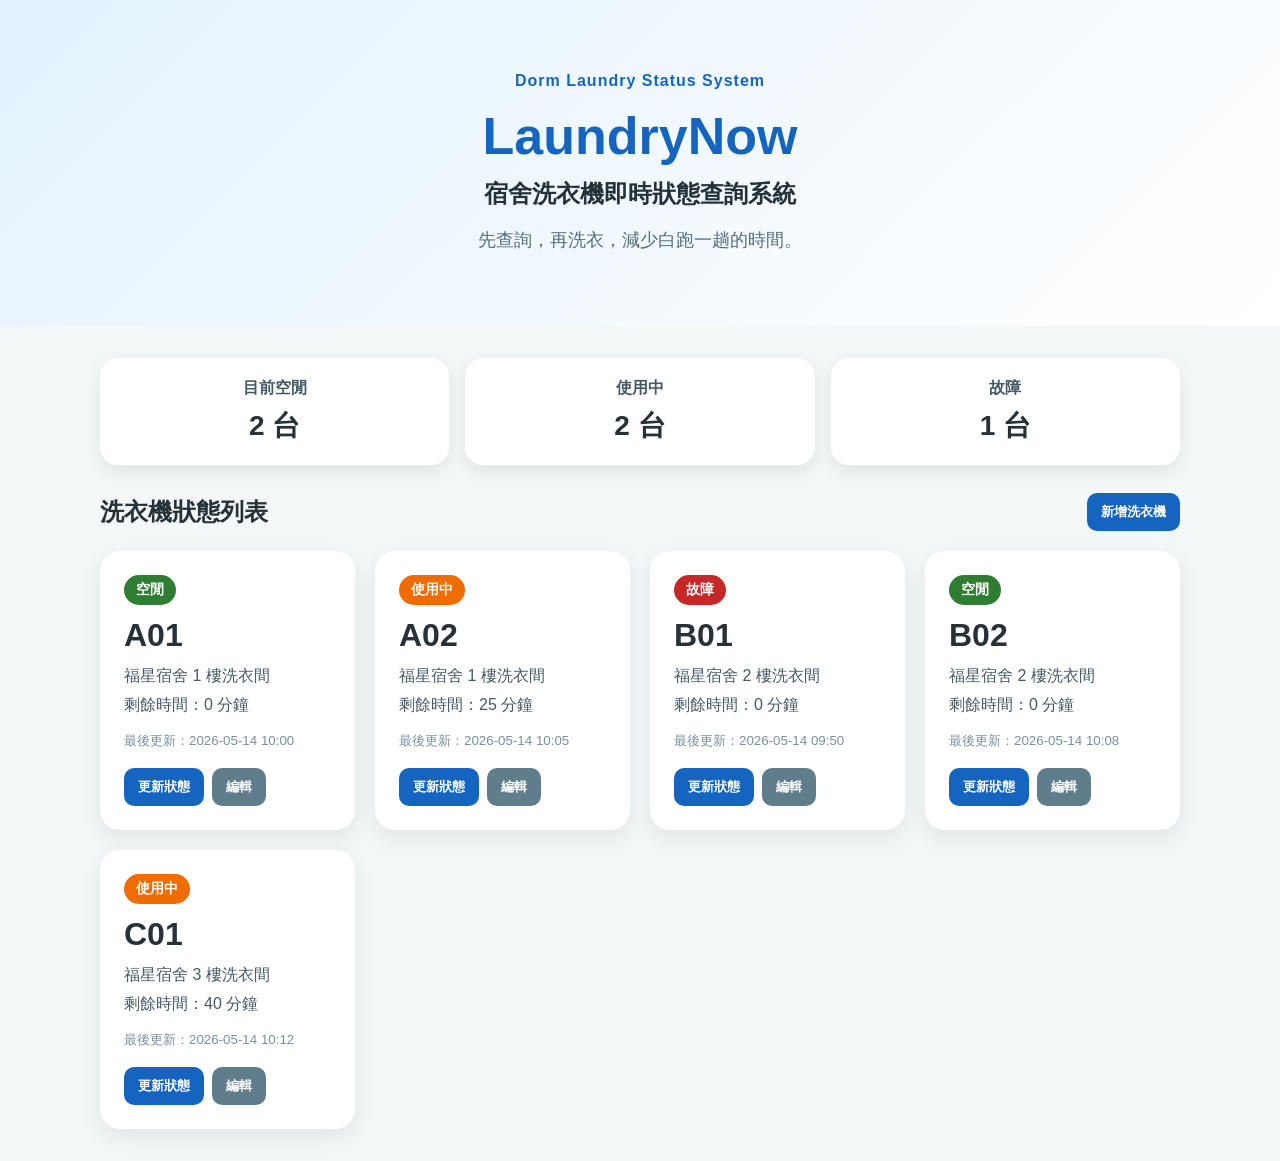
<file: preview/index.html>
﻿<!DOCTYPE html>
<html lang="zh-Hant">
<head>
    <meta charset="UTF-8">
    <meta name="viewport" content="width=device-width, initial-scale=1.0">
    <title>LaundryNow</title>
    <link rel="stylesheet" href="style.css">
</head>
<body>
    <header class="hero">
        <div class="hero-content">
            <p class="tag">Dorm Laundry Status System</p>
            <h1>LaundryNow</h1>
            <h2>宿舍洗衣機即時狀態查詢系統</h2>
            <p class="slogan">先查詢，再洗衣，減少白跑一趟的時間。</p>
        </div>
    </header>

    <main class="container">
        <section class="summary">
            <div class="summary-card">
                <strong>目前空閒</strong>
                <span>2 台</span>
            </div>
            <div class="summary-card">
                <strong>使用中</strong>
                <span>2 台</span>
            </div>
            <div class="summary-card">
                <strong>故障</strong>
                <span>1 台</span>
            </div>
        </section>

        <section class="toolbar">
            <h2>洗衣機狀態列表</h2>
            <button>新增洗衣機</button>
        </section>

        <section class="machine-grid">
            <div class="card">
                <span class="status free">空閒</span>
                <h3>A01</h3>
                <p>福星宿舍 1 樓洗衣間</p>
                <p>剩餘時間：0 分鐘</p>
                <small>最後更新：2026-05-14 10:00</small>
                <div class="actions">
                    <button>更新狀態</button>
                    <button class="secondary">編輯</button>
                </div>
            </div>

            <div class="card">
                <span class="status busy">使用中</span>
                <h3>A02</h3>
                <p>福星宿舍 1 樓洗衣間</p>
                <p>剩餘時間：25 分鐘</p>
                <small>最後更新：2026-05-14 10:05</small>
                <div class="actions">
                    <button>更新狀態</button>
                    <button class="secondary">編輯</button>
                </div>
            </div>

            <div class="card">
                <span class="status broken">故障</span>
                <h3>B01</h3>
                <p>福星宿舍 2 樓洗衣間</p>
                <p>剩餘時間：0 分鐘</p>
                <small>最後更新：2026-05-14 09:50</small>
                <div class="actions">
                    <button>更新狀態</button>
                    <button class="secondary">編輯</button>
                </div>
            </div>

            <div class="card">
                <span class="status free">空閒</span>
                <h3>B02</h3>
                <p>福星宿舍 2 樓洗衣間</p>
                <p>剩餘時間：0 分鐘</p>
                <small>最後更新：2026-05-14 10:08</small>
                <div class="actions">
                    <button>更新狀態</button>
                    <button class="secondary">編輯</button>
                </div>
            </div>

            <div class="card">
                <span class="status busy">使用中</span>
                <h3>C01</h3>
                <p>福星宿舍 3 樓洗衣間</p>
                <p>剩餘時間：40 分鐘</p>
                <small>最後更新：2026-05-14 10:12</small>
                <div class="actions">
                    <button>更新狀態</button>
                    <button class="secondary">編輯</button>
                </div>
            </div>
        </section>
    </main>

    <script src="script.js"></script>
</body>
</html>
</file>
<file: preview/style.css>
﻿* {
    box-sizing: border-box;
}

body {
    margin: 0;
    font-family: Arial, "Microsoft JhengHei", sans-serif;
    background: #f4f7f8;
    color: #263238;
}

.hero {
    text-align: center;
    padding: 56px 20px;
    background: linear-gradient(135deg, #e3f2fd, #ffffff);
}

.hero-content {
    max-width: 900px;
    margin: 0 auto;
}

.tag {
    color: #1565c0;
    font-weight: bold;
    letter-spacing: 1px;
}

.hero h1 {
    margin: 0;
    font-size: 52px;
    color: #1565c0;
}

.hero h2 {
    margin: 12px 0;
    font-size: 24px;
}

.slogan {
    color: #546e7a;
    font-size: 18px;
}

.container {
    max-width: 1120px;
    margin: 0 auto;
    padding: 32px 20px;
}

.summary {
    display: grid;
    grid-template-columns: repeat(3, 1fr);
    gap: 16px;
    margin-bottom: 28px;
}

.summary-card {
    background: white;
    padding: 20px;
    border-radius: 18px;
    box-shadow: 0 6px 18px rgba(0,0,0,0.08);
    text-align: center;
}

.summary-card strong {
    display: block;
    margin-bottom: 8px;
    color: #455a64;
}

.summary-card span {
    font-size: 28px;
    font-weight: bold;
}

.toolbar {
    display: flex;
    justify-content: space-between;
    align-items: center;
    margin-bottom: 20px;
}

.toolbar h2 {
    margin: 0;
}

button {
    border: none;
    background: #1565c0;
    color: white;
    padding: 10px 14px;
    border-radius: 10px;
    cursor: pointer;
    font-weight: bold;
}

button.secondary {
    background: #607d8b;
}

.machine-grid {
    display: grid;
    grid-template-columns: repeat(auto-fit, minmax(240px, 1fr));
    gap: 20px;
}

.card {
    background: white;
    padding: 24px;
    border-radius: 20px;
    box-shadow: 0 8px 22px rgba(0,0,0,0.08);
}

.card h3 {
    font-size: 32px;
    margin: 12px 0;
    color: #263238;
}

.card p {
    margin: 8px 0;
    color: #455a64;
}

.card small {
    display: block;
    margin-top: 16px;
    color: #78909c;
}

.status {
    display: inline-block;
    padding: 6px 12px;
    border-radius: 999px;
    color: white;
    font-size: 14px;
    font-weight: bold;
}

.free {
    background: #2e7d32;
}

.busy {
    background: #ef6c00;
}

.broken {
    background: #c62828;
}

.actions {
    display: flex;
    gap: 8px;
    margin-top: 18px;
}

@media (max-width: 700px) {
    .hero h1 {
        font-size: 36px;
    }

    .summary {
        grid-template-columns: 1fr;
    }

    .toolbar {
        flex-direction: column;
        align-items: flex-start;
        gap: 12px;
    }
}
</file>
